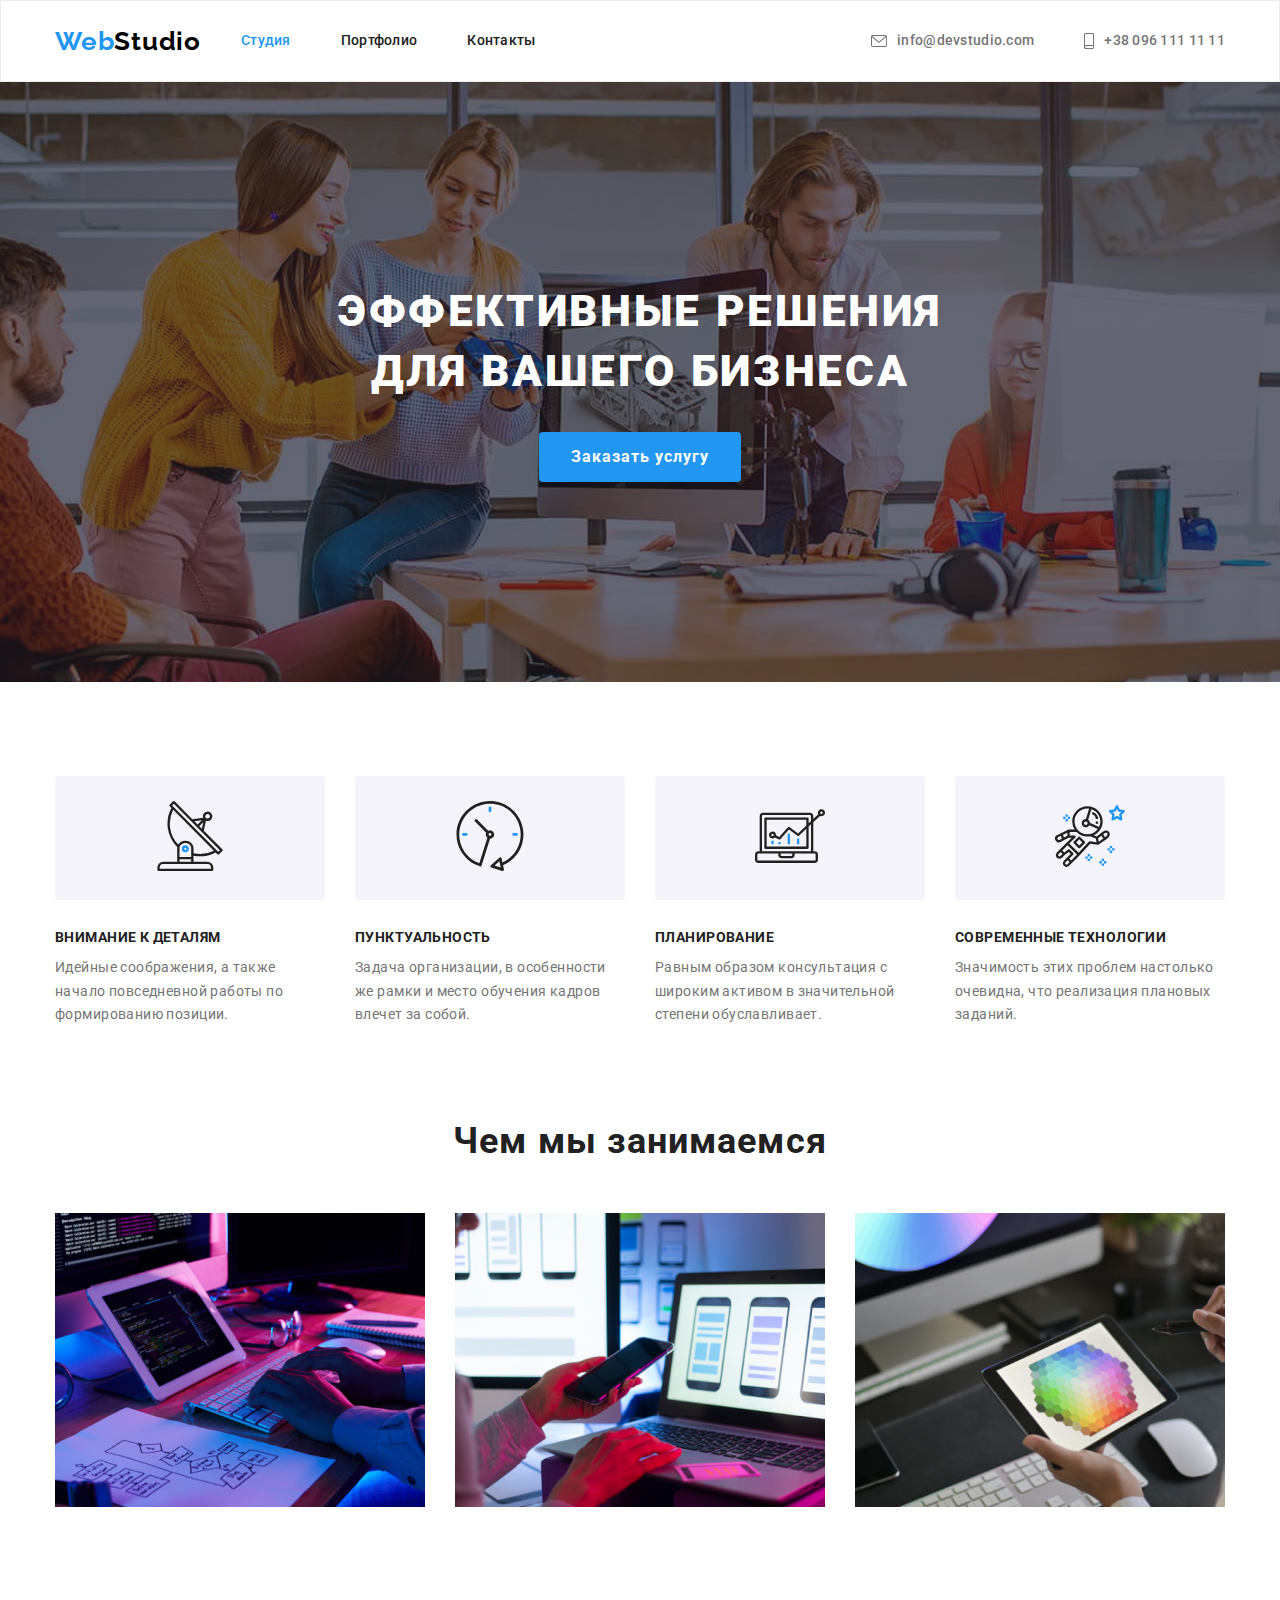
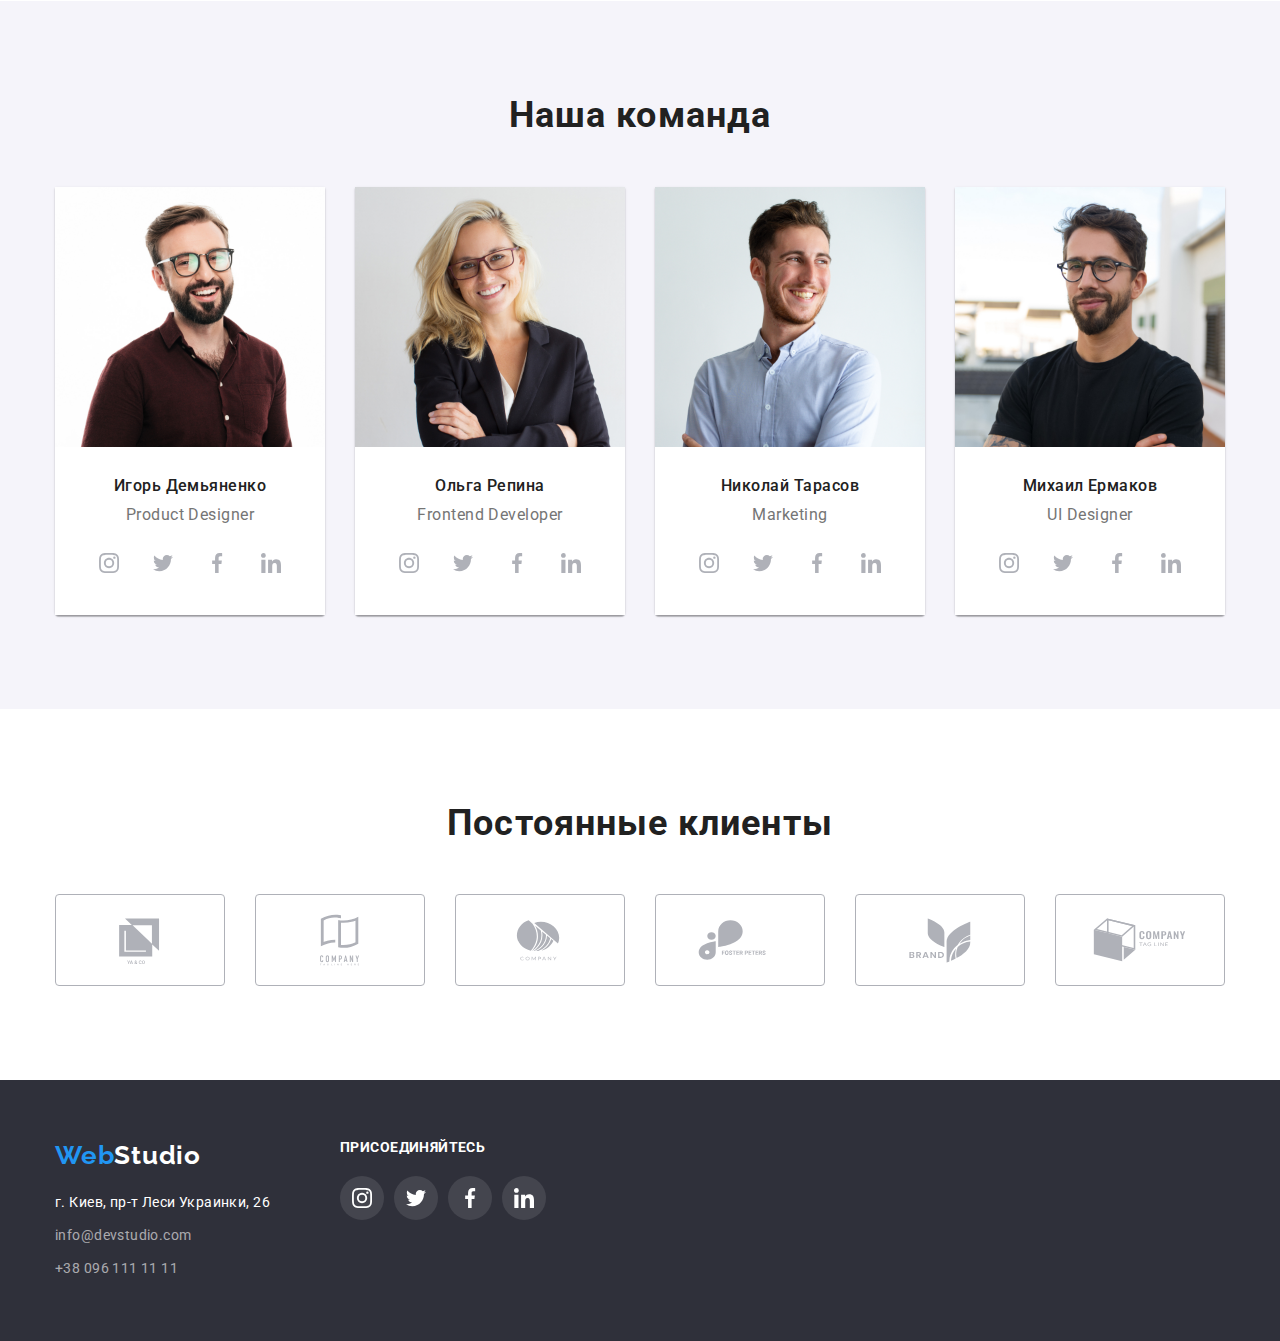
<file: index.html>
<!DOCTYPE html>
<html lang="ru">
  <head>
    <meta charset="UTF-8" />
    <meta http-equiv="X-UA-Compatible" content="IE=edge" />
    <meta name="viewport" content="width=device-width, initial-scale=1.0" />
    <title>WebStudio</title>
    <link rel="preconnect" href="https://fonts.googleapis.com" />
    <link rel="preconnect" href="https://fonts.gstatic.com" crossorigin />
    <link
      href="https://fonts.googleapis.com/css2?family=Raleway:wght@700&family=Roboto:wght@400;500;700;900&display=swap"
      rel="stylesheet"
    />
    <link
      rel="stylesheet"
      href="https://cdnjs.cloudflare.com/ajax/libs/modern-normalize/1.1.0/modern-normalize.min.css"
    />
    <link rel="stylesheet" href="./css/styles.css" />
  </head>
  <body>
    <!-- Шапка -->
    <header class="header">
      <div class="container main-nav-div">
        <nav class="nav">
          <a class="logotype link-decor" href="./index.html" lang="en">
            <span class="logo-web">Web</span
            ><span class="logo-studio">Studio</span>
          </a>

          <ul class="nav-list list-decor">
            <li class="item">
              <a href="./index.html" class="nav-link current-page link-decor"
                >Студия</a
              >
            </li>
            <li class="item">
              <a href="./pages/portfolio.html" class="nav-link link-decor"
                >Портфолио</a
              >
            </li>
            <li class="item">
              <a href="#" class="nav-link link-decor">Контакты</a>
            </li>
          </ul>
        </nav>

        <ul class="contacts list-decor">
          <li class="item">
            <a
              href="mailto:info@devstudio.com"
              class="contacts-link link-decor"
            >
              <svg class="envelope">
                <use href="./images/icons.svg#icon-envelope"></use>
              </svg>

              info@devstudio.com
            </a>
          </li>
          <li class="item">
            <a href="tel:+380961111111" class="contacts-link link-decor">
              <svg class="smartphone">
                <use href="./images/icons.svg#icon-smartphone"></use>
              </svg>

              +38 096 111 11 11
            </a>
          </li>
        </ul>
      </div>
    </header>

    <main>
      <!-- Герой -->
      <section class="hero">
        <div class="container">
          <h1 class="hero-title">
            Эффективные решения <br />
            для вашего бизнеса
          </h1>

          <button type="button" class="hero-button">Заказать услугу</button>
        </div>
      </section>

      <!-- Качества -->
      <section class="qualities">
        <div class="container">
          <h2 class="visually-hidden">Наши качества</h2>

          <ul class="list-decor flex-qualities">
            <li class="item">
              <div class="item-antenna">
                <svg class="antenna">
                  <use href="./images/icons.svg#icon-antenna-1"></use>
                </svg>
              </div>

              <h3 class="quality-hdr">Внимание к деталям</h3>

              <p class="quality-dscrpt">
                Идейные соображения, а также начало повседневной работы по
                формированию позиции.
              </p>
            </li>

            <li class="item">
              <div class="item-clock">
                <svg class="clock">
                  <use href="./images/icons.svg#icon-clock-1"></use>
                </svg>
              </div>

              <h3 class="quality-hdr">Пунктуальность</h3>

              <p class="quality-dscrpt">
                Задача организации, в особенности же рамки и место обучения
                кадров влечет за собой.
              </p>
            </li>

            <li class="item">
              <div class="item-diagram">
                <svg class="diagram">
                  <use href="./images/icons.svg#icon-diagram-1"></use>
                </svg>
              </div>

              <h3 class="quality-hdr">Планирование</h3>

              <p class="quality-dscrpt">
                Равным образом консультация с широким активом в значительной
                степени обуславливает.
              </p>
            </li>

            <li class="item">
              <div class="item-astronaut">
                <svg class="astronaut">
                  <use href="./images/icons.svg#icon-astronaut-1"></use>
                </svg>
              </div>

              <h3 class="quality-hdr">Современные технологии</h3>

              <p class="quality-dscrpt">
                Значимость этих проблем настолько очевидна, что реализация
                плановых заданий.
              </p>
            </li>
          </ul>
        </div>
      </section>

      <!-- Задачи -->
      <section class="tasks section">
        <div class="container">
          <h2 class="task-hdr">Чем мы занимаемся</h2>

          <ul class="list-decor task-list">
            <li class="item">
              <a href="#" class="link-decor">
                <img src="./images/work1.jpg" alt="Пишем код" width="370" />
              </a>
            </li>

            <li class="item">
              <a href="#" class="link-decor">
                <img src="./images/work2.jpg" alt="Продвигаем" width="370" />
              </a>
            </li>

            <li class="item">
              <a href="#" class="link-decor">
                <img
                  src="./images/work3.jpg"
                  alt="Разрабатываем дизайн"
                  width="370"
                />
              </a>
            </li>
          </ul>
        </div>
      </section>

      <!-- Команда -->
      <section class="team section">
        <div class="container">
          <h2 class="team-main-hdr">Наша команда</h2>

          <ul class="list-decor team-list">
            <li class="item">
              <img
                src="./images/person1.jpg"
                alt="Игорь Демьяненко"
                width="270"
              />
              <div class="item-wrapper">
                <h3 class="team-person-hdr">Игорь Демьяненко</h3>

                <p class="team-person-dscrpt">Product Designer</p>

                <ul class="social-list list-decor">
                  <li class="social-item">
                    <a class="social-link">
                      <svg class="instagram" width="20px" height="20px">
                        <use href="./images/icons.svg#icon-instagram-1"></use>
                      </svg>
                    </a>
                  </li>

                  <li class="social-item">
                    <a class="social-link">
                      <svg class="twitter" width="20px" height="20px">
                        <use href="./images/icons.svg#icon-twitter-1"></use>
                      </svg>
                    </a>
                  </li>

                  <li class="social-item">
                    <a class="social-link">
                      <svg class="facebook" width="20px" height="20px">
                        <use href="./images/icons.svg#icon-facebook-1"></use>
                      </svg>
                    </a>
                  </li>

                  <li class="social-item">
                    <a class="social-link">
                      <svg class="linkedin" width="20px" height="20px">
                        <use href="./images/icons.svg#icon-linkedin-1"></use>
                      </svg>
                    </a>
                  </li>
                </ul>
              </div>
            </li>

            <li class="item">
              <img src="./images/person2.jpg" alt="Ольга Репина" width="270" />
              <div class="item-wrapper">
                <h3 class="team-person-hdr">Ольга Репина</h3>

                <p class="team-person-dscrpt">Frontend Developer</p>

                <ul class="social-list list-decor">
                  <li class="social-item">
                    <a class="social-link">
                      <svg class="instagram" width="20px" height="20px">
                        <use href="./images/icons.svg#icon-instagram-1"></use>
                      </svg>
                    </a>
                  </li>

                  <li class="social-item">
                    <a class="social-link">
                      <svg class="twitter" width="20px" height="20px">
                        <use href="./images/icons.svg#icon-twitter-1"></use>
                      </svg>
                    </a>
                  </li>

                  <li class="social-item">
                    <a class="social-link">
                      <svg class="facebook" width="20px" height="20px">
                        <use href="./images/icons.svg#icon-facebook-1"></use>
                      </svg>
                    </a>
                  </li>

                  <li class="social-item">
                    <a class="social-link">
                      <svg class="linkedin" width="20px" height="20px">
                        <use href="./images/icons.svg#icon-linkedin-1"></use>
                      </svg>
                    </a>
                  </li>
                </ul>
              </div>
            </li>

            <li class="item">
              <img
                src="./images/person3.jpg"
                alt="Николай Тарасов"
                width="270"
              />
              <div class="item-wrapper">
                <h3 class="team-person-hdr">Николай Тарасов</h3>

                <p class="team-person-dscrpt">Marketing</p>

                <ul class="social-list list-decor">
                  <li class="social-item">
                    <a class="social-link">
                      <svg class="instagram" width="20px" height="20px">
                        <use href="./images/icons.svg#icon-instagram-1"></use>
                      </svg>
                    </a>
                  </li>

                  <li class="social-item">
                    <a class="social-link">
                      <svg class="twitter" width="20px" height="20px">
                        <use href="./images/icons.svg#icon-twitter-1"></use>
                      </svg>
                    </a>
                  </li>

                  <li class="social-item">
                    <a class="social-link">
                      <svg class="facebook" width="20px" height="20px">
                        <use href="./images/icons.svg#icon-facebook-1"></use>
                      </svg>
                    </a>
                  </li>

                  <li class="social-item">
                    <a class="social-link">
                      <svg class="linkedin" width="20px" height="20px">
                        <use href="./images/icons.svg#icon-linkedin-1"></use>
                      </svg>
                    </a>
                  </li>
                </ul>
              </div>
            </li>

            <li class="item">
              <img
                src="./images/person4.jpg"
                alt="Михаил Ермаков"
                width="270"
              />
              <div class="item-wrapper">
                <h3 class="team-person-hdr">Михаил Ермаков</h3>

                <p class="team-person-dscrpt">UI Designer</p>

                <ul class="social-list list-decor">
                  <li class="social-item">
                    <a class="social-link">
                      <svg class="instagram" width="20px" height="20px">
                        <use href="./images/icons.svg#icon-instagram-1"></use>
                      </svg>
                    </a>
                  </li>

                  <li class="social-item">
                    <a class="social-link">
                      <svg class="twitter" width="20px" height="20px">
                        <use href="./images/icons.svg#icon-twitter-1"></use>
                      </svg>
                    </a>
                  </li>

                  <li class="social-item">
                    <a class="social-link">
                      <svg class="facebook" width="20px" height="20px">
                        <use href="./images/icons.svg#icon-facebook-1"></use>
                      </svg>
                    </a>
                  </li>

                  <li class="social-item">
                    <a class="social-link">
                      <svg class="linkedin" width="20px" height="20px">
                        <use href="./images/icons.svg#icon-linkedin-1"></use>
                      </svg>
                    </a>
                  </li>
                </ul>
              </div>
            </li>
          </ul>
        </div>
      </section>

      <!-- Клиенты -->
      <section class="clients section">
        <div class="container">
          <h2 class="clients-hdr">Постоянные клиенты</h2>

          <ul class="clients-list list-decor">
            <li class="item">
              <a href="#" class="link">
                <svg class="logo">
                  <use href="./images/icons.svg#icon-Logo"></use>
                </svg>
              </a>
            </li>

            <li class="item">
              <a href="#" class="link">
                <svg class="logo-1">
                  <use href="./images/icons.svg#icon-Logo-1"></use>
                </svg>
              </a>
            </li>

            <li class="item">
              <a href="#" class="link">
                <svg class="logo-2">
                  <use href="./images/icons.svg#icon-Logo-2"></use>
                </svg>
              </a>
            </li>

            <li class="item">
              <a href="#" class="link">
                <svg class="logo-3">
                  <use href="./images/icons.svg#icon-Logo-3"></use>
                </svg>
              </a>
            </li>

            <li class="item">
              <a href="#" class="link">
                <svg class="logo-4">
                  <use href="./images/icons.svg#icon-Logo-4"></use>
                </svg>
              </a>
            </li>

            <li class="item">
              <a href="#" class="link">
                <svg class="logo-5">
                  <use href="./images/icons.svg#icon-Logo-5"></use>
                </svg>
              </a>
            </li>
          </ul>
        </div>
      </section>
    </main>

    <!-- Футер -->
    <footer class="footer">
      <div class="container footer-container">
        <div class="address-div">
          <a class="logotype-ftr link-decor" href="./index.html" lang="en">
            <span class="logo-web-ftr">Web</span
            ><span class="logo-studio-ftr">Studio</span>
          </a>

          <address>
            <p class="address">г. Киев, пр-т Леси Украинки, 26</p>

            <ul class="contacts-ftr list-decor">
              <li class="item">
                <a href="mailto:info@devstudio.com" class="mail-ftr link-decor"
                  >info@devstudio.com</a
                >
              </li>
              <li class="item">
                <a href="tel:+380961111111" class="phone-ftr link-decor"
                  >+38 096 111 11 11</a
                >
              </li>
            </ul>
          </address>
        </div>

        <div class="social-ftr-index">
          <h2 class="social-hdr-ftr">Присоединяйтесь</h2>

          <ul class="social-list-ftr list-decor">
            <li class="social-item">
              <a class="social-link-ftr">
                <svg class="instagram" width="20px" height="20px">
                  <use href="./images/icons.svg#icon-instagram-1"></use>
                </svg>
              </a>
            </li>

            <li class="social-item">
              <a class="social-link-ftr">
                <svg class="twitter" width="20px" height="20px">
                  <use href="./images/icons.svg#icon-twitter-1"></use>
                </svg>
              </a>
            </li>

            <li class="social-item">
              <a class="social-link-ftr">
                <svg class="facebook" width="20px" height="20px">
                  <use href="./images/icons.svg#icon-facebook-1"></use>
                </svg>
              </a>
            </li>

            <li class="social-item">
              <a class="social-link-ftr">
                <svg class="linkedin" width="20px" height="20px">
                  <use href="./images/icons.svg#icon-linkedin-1"></use>
                </svg>
              </a>
            </li>
          </ul>
        </div>
      </div>
    </footer>
  </body>
</html>
</file>
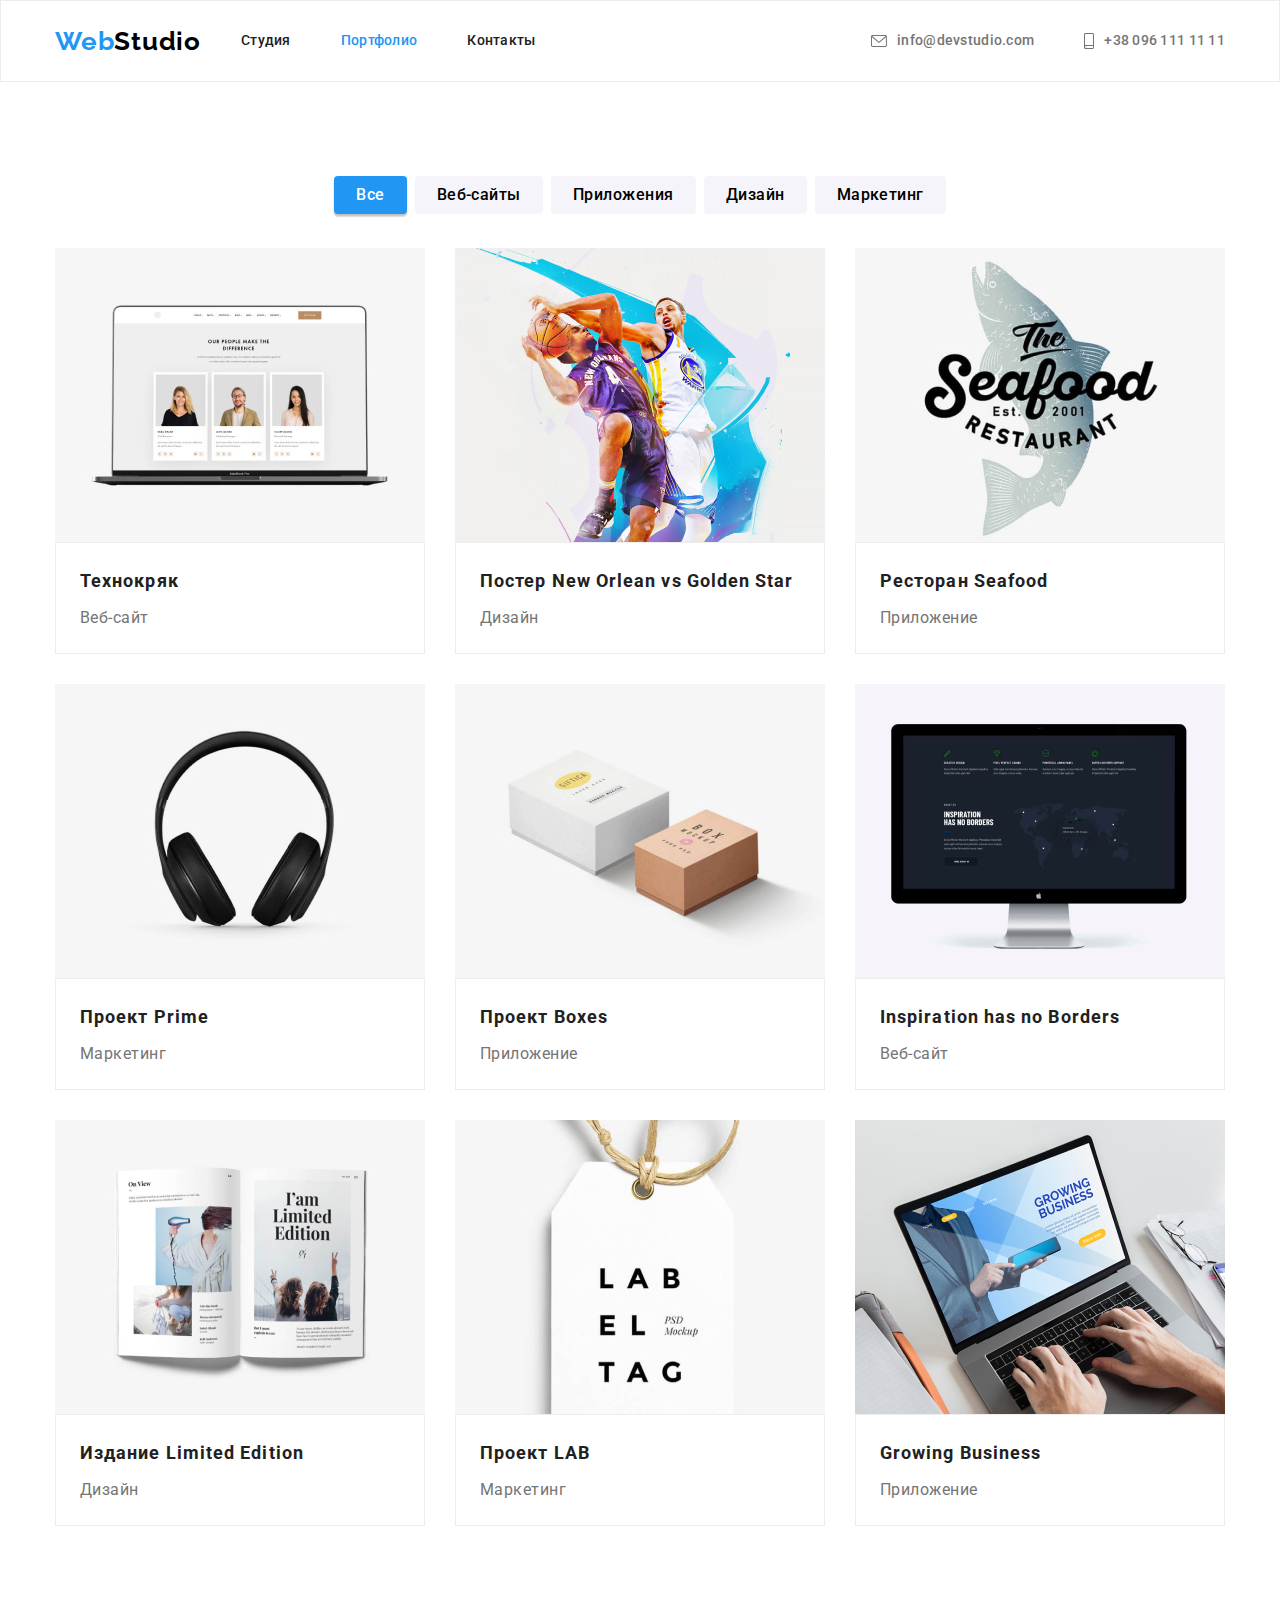
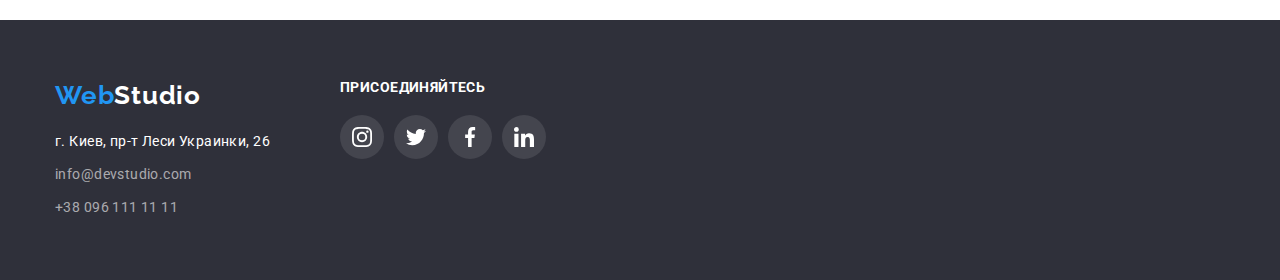
<file: pages/portfolio.html>
<!DOCTYPE html>
<html lang="ru">
  <head>
    <meta charset="UTF-8" />
    <meta http-equiv="X-UA-Compatible" content="IE=edge" />
    <meta name="viewport" content="width=device-width, initial-scale=1.0" />
    <title>Portfolio</title>
    <link rel="preconnect" href="https://fonts.googleapis.com" />
    <link rel="preconnect" href="https://fonts.gstatic.com" crossorigin />
    <link
      href="https://fonts.googleapis.com/css2?family=Raleway:wght@700&family=Roboto:wght@400;500;700;900&display=swap"
      rel="stylesheet"
    />
    <link
      rel="stylesheet"
      href="https://cdnjs.cloudflare.com/ajax/libs/modern-normalize/1.1.0/modern-normalize.min.css"
    />
    <link rel="stylesheet" href="../css/styles.css" />
  </head>
  <body>
    <!-- Шапка -->
    <header class="header">
      <div class="container main-nav-div">
        <nav class="nav">
          <a class="logotype link-decor" href="../index.html" lang="en">
            <span class="logo-web">Web</span
            ><span class="logo-studio">Studio</span>
          </a>

          <ul class="nav-list list-decor">
            <li class="item">
              <a href="../index.html" class="nav-link link-decor">Студия</a>
            </li>
            <li class="item">
              <a
                href="./portfolio.html"
                class="nav-link current-page link-decor"
                >Портфолио</a
              >
            </li>
            <li class="item">
              <a href="#" class="nav-link link-decor">Контакты</a>
            </li>
          </ul>
        </nav>

        <ul class="contacts list-decor">
          <li class="item">
            <a
              href="mailto:info@devstudio.com"
              class="contacts-link link-decor"
            >
              <svg class="envelope">
                <use href="../images/icons.svg#icon-envelope"></use>
              </svg>

              info@devstudio.com
            </a>
          </li>
          <li class="item">
            <a href="tel:+380961111111" class="contacts-link link-decor">
              <svg class="smartphone">
                <use href="../images/icons.svg#icon-smartphone"></use>
              </svg>

              +38 096 111 11 11
            </a>
          </li>
        </ul>
      </div>
    </header>

    <main>
      <!-- Фильтр -->
      <section class="filter-projects">
        <div class="container">
          <h1 class="visually-hidden">Наши проекты</h1>

          <ul class="filter list-decor">
            <li class="item">
              <button type="button" class="filter-btn current-filter">
                Все
              </button>
            </li>
            <li class="item">
              <button type="button" class="filter-btn">Веб-сайты</button>
            </li>
            <li class="item">
              <button type="button" class="filter-btn">Приложения</button>
            </li>
            <li class="item">
              <button type="button" class="filter-btn">Дизайн</button>
            </li>
            <li class="item">
              <button type="button" class="filter-btn">Маркетинг</button>
            </li>
          </ul>

          <!-- Проекты -->
          <ul class="projects list-decor">
            <li class="item">
              <a class="card">
                <div class="card-thumb">
                  <img
                    class="card-img"
                    src="../images/project1.jpg"
                    alt="Технокряк"
                    width="370"
                  />
                </div>

                <div class="card-content">
                  <h2 class="project-hdr">Технокряк</h2>

                  <p class="project-dscrpt">Веб-сайт</p>
                </div>
              </a>
            </li>

            <li class="item">
              <a class="card">
                <div class="card-thumb">
                  <img
                    class="card-img"
                    src="../images/project2.jpg"
                    alt="Постер New Orlean vs Golden Star"
                    width="370"
                  />
                </div>

                <div class="card-content">
                  <h2 lang="en" class="project-hdr">
                    Постер New Orlean vs Golden Star
                  </h2>

                  <p class="project-dscrpt">Дизайн</p>
                </div>
              </a>
            </li>

            <li class="item">
              <a class="card">
                <div class="card-thumb">
                  <img
                    class="card-img"
                    src="../images/project3.jpg"
                    alt="Ресторан Seafood"
                    width="370"
                  />
                </div>

                <div class="card-content">
                  <h2 lang="en" class="project-hdr">Ресторан Seafood</h2>

                  <p class="project-dscrpt">Приложение</p>
                </div>
              </a>
            </li>

            <li class="item">
              <a class="card">
                <div class="card-thumb">
                  <img
                    class="card-img"
                    src="../images/project4.jpg"
                    alt="Проект Prime"
                    width="370"
                  />
                </div>

                <div class="card-content">
                  <h2 lang="en" class="project-hdr">Проект Prime</h2>

                  <p class="project-dscrpt">Маркетинг</p>
                </div>
              </a>
            </li>

            <li class="item">
              <a class="card">
                <div class="card-thumb">
                  <img
                    class="card-img"
                    src="../images/project5.jpg"
                    alt="Проект Boxes"
                    width="370"
                  />
                </div>

                <div class="card-content">
                  <h2 lang="en" class="project-hdr">Проект Boxes</h2>

                  <p class="project-dscrpt">Приложение</p>
                </div>
              </a>
            </li>

            <li class="item">
              <a class="card">
                <div class="card-thumb">
                  <img
                    class="card-img"
                    src="../images/project6.jpg"
                    alt="Inspiration has no Borders"
                    width="370"
                  />
                </div>

                <div class="card-content">
                  <h2 lang="en" class="project-hdr">
                    Inspiration has no Borders
                  </h2>

                  <p class="project-dscrpt">Веб-сайт</p>
                </div>
              </a>
            </li>

            <li class="item">
              <a class="card">
                <div class="card-thumb">
                  <img
                    class="card-img"
                    src="../images/project7.jpg"
                    alt="Издание Limited Edition"
                    width="370"
                  />
                </div>

                <div class="card-content">
                  <h2 lang="en" class="project-hdr">Издание Limited Edition</h2>

                  <p class="project-dscrpt">Дизайн</p>
                </div>
              </a>
            </li>

            <li class="item">
              <a class="card">
                <div class="card-thumb">
                  <img
                    class="card-img"
                    src="../images/project8.jpg"
                    alt="Проект LAB"
                    width="370"
                  />
                </div>

                <div class="card-content">
                  <h2 lang="en" class="project-hdr">Проект LAB</h2>

                  <p class="project-dscrpt">Маркетинг</p>
                </div>
              </a>
            </li>

            <li class="item">
              <a class="card">
                <div class="card-thumb">
                  <img
                    class="card-img"
                    src="../images/project9.jpg"
                    alt="Growing Business"
                    width="370"
                  />
                </div>

                <div class="card-content">
                  <h2 lang="en" class="project-hdr">Growing Business</h2>

                  <p class="project-dscrpt">Приложение</p>
                </div>
              </a>
            </li>
          </ul>
        </div>
      </section>
    </main>

    <!-- Футер -->
    <footer class="footer">
      <div class="container footer-container">
        <div class="address-div">
          <a class="logotype-ftr link-decor" href="./index.html" lang="en">
            <span class="logo-web-ftr">Web</span
            ><span class="logo-studio-ftr">Studio</span>
          </a>

          <address>
            <p class="address">г. Киев, пр-т Леси Украинки, 26</p>

            <ul class="contacts-ftr list-decor">
              <li class="item">
                <a href="mailto:info@devstudio.com" class="mail-ftr link-decor"
                  >info@devstudio.com</a
                >
              </li>
              <li class="item">
                <a href="tel:+380961111111" class="phone-ftr link-decor"
                  >+38 096 111 11 11</a
                >
              </li>
            </ul>
          </address>
        </div>

        <div class="social-ftr-index">
          <h2 class="social-hdr-ftr">Присоединяйтесь</h2>

          <ul class="social-list-ftr list-decor">
            <li class="social-item">
              <a class="social-link-ftr">
                <svg class="instagram" width="20px" height="20px">
                  <use href="../images/icons.svg#icon-instagram-1"></use>
                </svg>
              </a>
            </li>

            <li class="social-item">
              <a class="social-link-ftr">
                <svg class="twitter" width="20px" height="20px">
                  <use href="../images/icons.svg#icon-twitter-1"></use>
                </svg>
              </a>
            </li>

            <li class="social-item">
              <a class="social-link-ftr">
                <svg class="facebook" width="20px" height="20px">
                  <use href="../images/icons.svg#icon-facebook-1"></use>
                </svg>
              </a>
            </li>

            <li class="social-item">
              <a class="social-link-ftr">
                <svg class="linkedin" width="20px" height="20px">
                  <use href="../images/icons.svg#icon-linkedin-1"></use>
                </svg>
              </a>
            </li>
          </ul>
        </div>
      </div>
    </footer>
  </body>
</html>
</file>
<file: css/styles.css>
:root {
  --title-text-color: #212121;
  --text-color: #757575;
  --extra-text-color: #000000;
  --extra-color: #2196f3;
  --bg-primary-color: #ffffff;
  --bg-secondary-color: #f5f4fa;
  --extra-bg-color: #2f303a;
  --card-border: #eeeeee;
  --clients-border: #afb1b8;
}

body {
  font-family: Roboto, sans-serif;
  color: var(--title-text-color);
}

h1,
h2,
h3 {
  margin: 0;
  padding: 0;
}

p {
  margin: 0;
  padding: 0;
}

ul {
  margin: 0;
  padding: 0;
}

img {
  max-width: 100%;
  height: auto;
  display: block;
}

button {
  padding: 0;
}

.list-decor {
  list-style: none;
}

.link-decor {
  text-decoration: none;
}

.container {
  width: 1200px;
  margin-left: auto;
  margin-right: auto;
  padding-left: 15px;
  padding-right: 15px;
}

.section {
  padding: 94px 0;
}

.visually-hidden {
  position: absolute;
  width: 1px;
  height: 1px;
  margin: -1px;
  padding: 0;
  overflow: hidden;
  border: 0;
  clip: rect(0 0 0 0);
}

/* Общая шапка ==================================================================================*/

.header {
  background: var(--bg-primary-color);
  border: 1px solid #ececec;
}

.logotype {
  font-family: Raleway, cursive;
  font-weight: bold;
  font-size: 26px;
  line-height: 1.19;
  letter-spacing: 0.03em;
}

.logo-web {
  color: var(--extra-color);
}

.logo-studio {
  color: var(--extra-text-color);
}

.nav-link {
  font-weight: 500;
  font-size: 14px;
  line-height: 1.14;
  letter-spacing: 0.02em;
  color: var(--title-text-color);
}

.nav-link:hover,
.nav-link:focus {
  color: var(--extra-color);
}

.current-page {
  color: var(--extra-color);
}

.nav-list {
  display: flex;
  margin-left: 40px;
}

.nav-list .item:not(:last-child) {
  margin-right: 50px;
}

.nav-list .nav-link {
  display: block;
  padding-top: 32px;
  padding-bottom: 32px;
}

.contacts-link {
  font-weight: 500;
  font-size: 14px;
  line-height: 1.14;
  letter-spacing: 0.02em;
  color: var(--text-color);
  fill: var(--text-color);
}

.contacts-link:hover,
.contacts-link:focus {
  color: var(--extra-color);
  fill: var(--extra-color);
}

.contacts {
  display: flex;
  margin-left: auto;
}

.contacts .item:not(:last-child) {
  margin-right: 50px;
}

.item .contacts-link {
  display: flex;
  align-items: center;
}

.envelope {
  width: 16px;
  height: 12px;
}

.smartphone {
  width: 10px;
  height: 16px;
}

.envelope,
.smartphone {
  margin-right: 10px;
}

.nav {
  display: flex;
  align-items: center;
}

.main-nav-div {
  display: flex;
  align-items: center;
}

/* Main для index.html ===========================================================================*/

/* Герой */
.hero {
  max-width: 1600px;

  background: var(--extra-bg-color);
  text-align: center;

  padding: 200px 0;
  margin: 0 auto;

  background-image: linear-gradient(
      to right,
      rgba(47, 48, 58, 0.4),
      rgba(47, 48, 58, 0.4)
    ),
    url(../images/hero_img.jpg);
  background-repeat: no-repeat;
  background-position: center;
  background-size: cover;
}

.hero-title {
  margin-bottom: 30px;

  font-weight: 900;
  font-size: 44px;
  line-height: 1.36;

  letter-spacing: 0.06em;
  text-transform: uppercase;
  color: var(--bg-primary-color);
}

.hero-button {
  font-weight: bold;
  font-size: 16px;
  line-height: 1.87;
  letter-spacing: 0.06em;
  color: var(--bg-primary-color);

  padding: 10px 32px 10px 32px;
  background: var(--extra-color);
  box-shadow: 0px 4px 4px rgba(0, 0, 0, 0.15);
  border-radius: 4px;
  border: 0;
  cursor: pointer;
}

/* Качества */

.qualities {
  padding-top: 94px;
}

.quality-hdr {
  font-weight: bold;
  font-size: 14px;
  line-height: 1.14;
  letter-spacing: 0.03em;
  text-transform: uppercase;
  color: var(--title-text-color);
}

.quality-dscrpt {
  font-size: 14px;
  line-height: 1.7;
  letter-spacing: 0.03em;
  color: var(--text-color);

  margin-top: 10px;
}

.flex-qualities {
  display: flex;
}

.flex-qualities .item:not(:last-child) {
  margin-right: 30px;
}

.flex-qualities .item {
  flex-basis: 270px;
}

.antenna,
.clock,
.diagram,
.astronaut {
  width: 70px;
  height: 70px;
}

.item-antenna,
.item-clock,
.item-diagram,
.item-astronaut {
  background: var(--bg-secondary-color);

  border-radius: 4px;

  padding: 25px 100px;
  margin-bottom: 30px;
}

/* Задачи */
.task-hdr {
  font-weight: bold;
  font-size: 36px;
  line-height: 1.16;
  text-align: center;
  letter-spacing: 0.03em;
  color: var(--title-text-color);

  margin-bottom: 50px;
}

.task-list {
  display: flex;
}

.task-list .item:not(:last-child) {
  margin-right: 30px;
}

/* Команда */
.team {
  background: var(--bg-secondary-color);
}

.team-main-hdr {
  font-weight: bold;
  font-size: 36px;
  line-height: 1.16;
  text-align: center;
  letter-spacing: 0.03em;
  color: var(--title-text-color);

  margin-bottom: 50px;
}

.team-person-hdr {
  font-weight: 500;
  font-size: 16px;
  line-height: 1.18;
  text-align: center;
  letter-spacing: 0.03em;
  color: var(--title-text-color);
}

.team-person-dscrpt {
  font-size: 16px;
  line-height: 1.18;
  text-align: center;
  letter-spacing: 0.03em;
  color: var(--text-color);

  margin-top: 10px;
}

.item-wrapper {
  padding: 30px 32px;
  background: var(--bg-primary-color);
}

.team-list {
  display: flex;
}

.team-list .item {
  box-shadow: 0px 1px 3px rgba(0, 0, 0, 0.12), 0px 1px 1px rgba(0, 0, 0, 0.14),
    0px 2px 1px rgba(0, 0, 0, 0.2);
  border-radius: 0px 0px 4px 4px;
}

.team-list {
  display: flex;
}

.team-list .item:not(:last-child) {
  margin-right: 30px;
}

.social-list {
  display: flex;
  justify-content: center;

  margin-top: 16px;
}

.social-list .social-item:not(:last-child) {
  margin-right: 10px;
}

.social-link {
  display: flex;
  justify-content: center;
  align-items: center;

  width: 44px;
  height: 44px;

  border-radius: 50%;
  border: none;

  background: var(--bg-primary-color);
  fill: var(--clients-border);

  cursor: pointer;
}

.social-link:hover {
  background: var(--extra-color);
  fill: var(--bg-primary-color);
}

/* Клиенты */
.clients-hdr {
  font-weight: bold;
  font-size: 36px;
  line-height: 1.16;
  text-align: center;
  letter-spacing: 0.03em;
  color: var(--title-text-color);

  margin-bottom: 50px;
}

.clients-list {
  display: flex;

  justify-content: center;
}

.clients-list .link {
  display: flex;
  align-items: center;
  justify-content: center;

  padding: 16px 32px;

  fill: var(--clients-border);
}

.logo,
.logo-1,
.logo-2,
.logo-3,
.logo-4,
.logo-5 {
  width: 106px;
  height: 60px;
}

.clients-list .item {
  width: 170px;
  height: 92px;

  border: 1px solid var(--clients-border);
  border-radius: 4px;
}

.clients-list .item:not(:last-child) {
  margin-right: 30px;
}

.clients-list .item:hover,
.clients-list .item:focus {
  border-color: var(--extra-color);
}

.clients-list .link:hover,
.clients-list .link:focus {
  fill: var(--extra-color);
}

/* Main для portfolio.html =======================================================================*/

/* Фильтр */
.filter-projects {
  padding: 94px 0;
}

.filter {
  display: flex;
  justify-content: center;

  margin-bottom: 34px;
}

.filter .item:not(:last-child) {
  margin-right: 8px;
}

.filter-btn {
  font-weight: 500;
  font-size: 16px;
  line-height: 1.62;
  text-align: center;
  letter-spacing: 0.03em;

  padding: 6px 22px 6px 22px;

  background: var(--bg-secondary-color);
  border-radius: 4px;
  border: 0;
  cursor: pointer;
}

.filter-btn:hover,
.filter-btn:focus {
  background: var(--extra-color);
  box-shadow: 0px 3px 1px rgba(0, 0, 0, 0.1), 0px 1px 2px rgba(0, 0, 0, 0.08),
    0px 2px 2px rgba(0, 0, 0, 0.12);
  color: var(--bg-primary-color);
}

.current-filter {
  background: var(--extra-color);
  box-shadow: 0px 3px 1px rgba(0, 0, 0, 0.1), 0px 1px 2px rgba(0, 0, 0, 0.08),
    0px 2px 2px rgba(0, 0, 0, 0.12);
  color: var(--bg-primary-color);
}

/* Проекты */
.projects {
  display: flex;
  flex-wrap: wrap;

  margin-left: -30px;
  margin-top: -30px;
}

.projects .item {
  flex-basis: calc(100% / 3 - 30px);

  margin-left: 30px;
  margin-top: 30px;
}

.card {
  display: block;
  cursor: pointer;
}

.card:hover {
  box-shadow: 0px 1px 1px rgba(0, 0, 0, 0.12), 0px 4px 4px rgba(0, 0, 0, 0.06),
    1px 4px 6px rgba(0, 0, 0, 0.16);
}

.card-content {
  padding: 20px 24px;
  border: 1px solid var(--card-border);
}

.project-hdr {
  font-weight: bold;
  font-size: 18px;
  line-height: 2;
  letter-spacing: 0.06em;
  color: var(--title-text-color);

  margin-bottom: 4px;
}

.project-dscrpt {
  font-size: 16px;
  line-height: 1.87;
  letter-spacing: 0.03em;
  color: var(--text-color);
}

/* Общий футер ===================================================================================*/

.footer {
  background: var(--extra-bg-color);
  padding: 60px 0;
}

.logotype-ftr {
  font-family: Raleway, cursive;
  font-weight: bold;
  font-size: 26px;
  line-height: 1.19;
  letter-spacing: 0.03em;

  display: block;
  margin-bottom: 20px;
}

.logo-web-ftr {
  color: var(--extra-color);
}
.logo-studio-ftr {
  color: var(--bg-primary-color);
}

.address {
  font-style: normal;
  font-size: 14px;
  line-height: 1.71;
  letter-spacing: 0.03em;
  color: var(--bg-primary-color);

  display: block;
  margin-bottom: 9px;
}

.social-hdr-ftr {
  font-weight: bold;
  font-style: normal;
  font-size: 14px;
  line-height: 1.14;
  letter-spacing: 0.03em;
  text-transform: uppercase;

  color: var(--bg-primary-color);
}

.social-list-ftr {
  display: flex;

  margin-top: 20px;
}

.social-list-ftr .social-item:not(:last-child) {
  margin-right: 10px;
}

.social-link-ftr {
  display: flex;
  align-items: center;
  justify-content: center;

  width: 44px;
  height: 44px;

  border-radius: 50%;
  border: none;

  background: rgba(255, 255, 255, 0.1);
  fill: var(--bg-primary-color);

  cursor: pointer;
}

.social-link-ftr:hover {
  background: var(--extra-color);
  fill: var(--bg-primary-color);
}

.mail-ftr {
  font-style: normal;
  font-size: 14px;
  line-height: 1.71;
  letter-spacing: 0.03em;
  color: rgba(255, 255, 255, 0.6);
}

.phone-ftr {
  font-style: normal;
  font-size: 14px;
  line-height: 1.71;
  letter-spacing: 0.03em;
  color: rgba(255, 255, 255, 0.6);
}

.contacts-ftr .item:not(:last-child) {
  margin-bottom: 9px;
}

.footer-container {
  display: flex;
  align-items: flex-start;
}

.address-div {
  margin-right: 70px;
}
</file>
